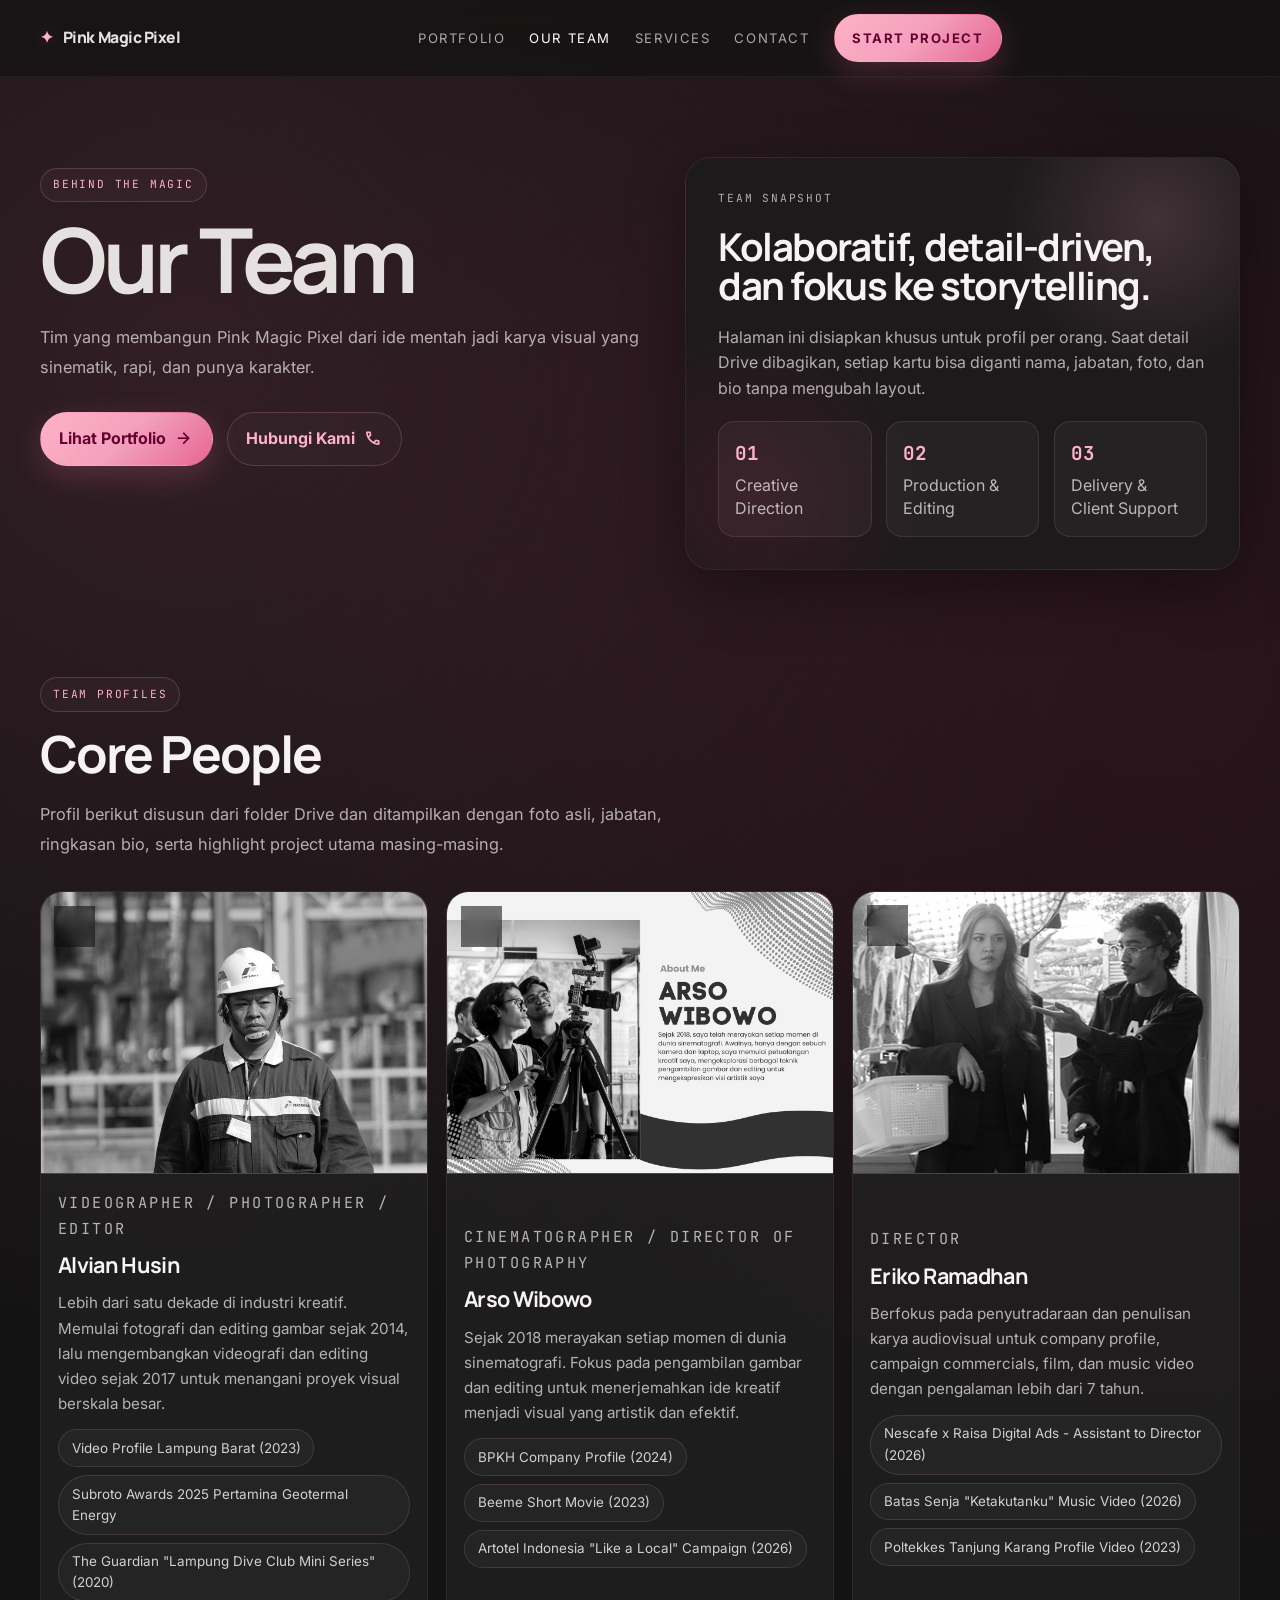
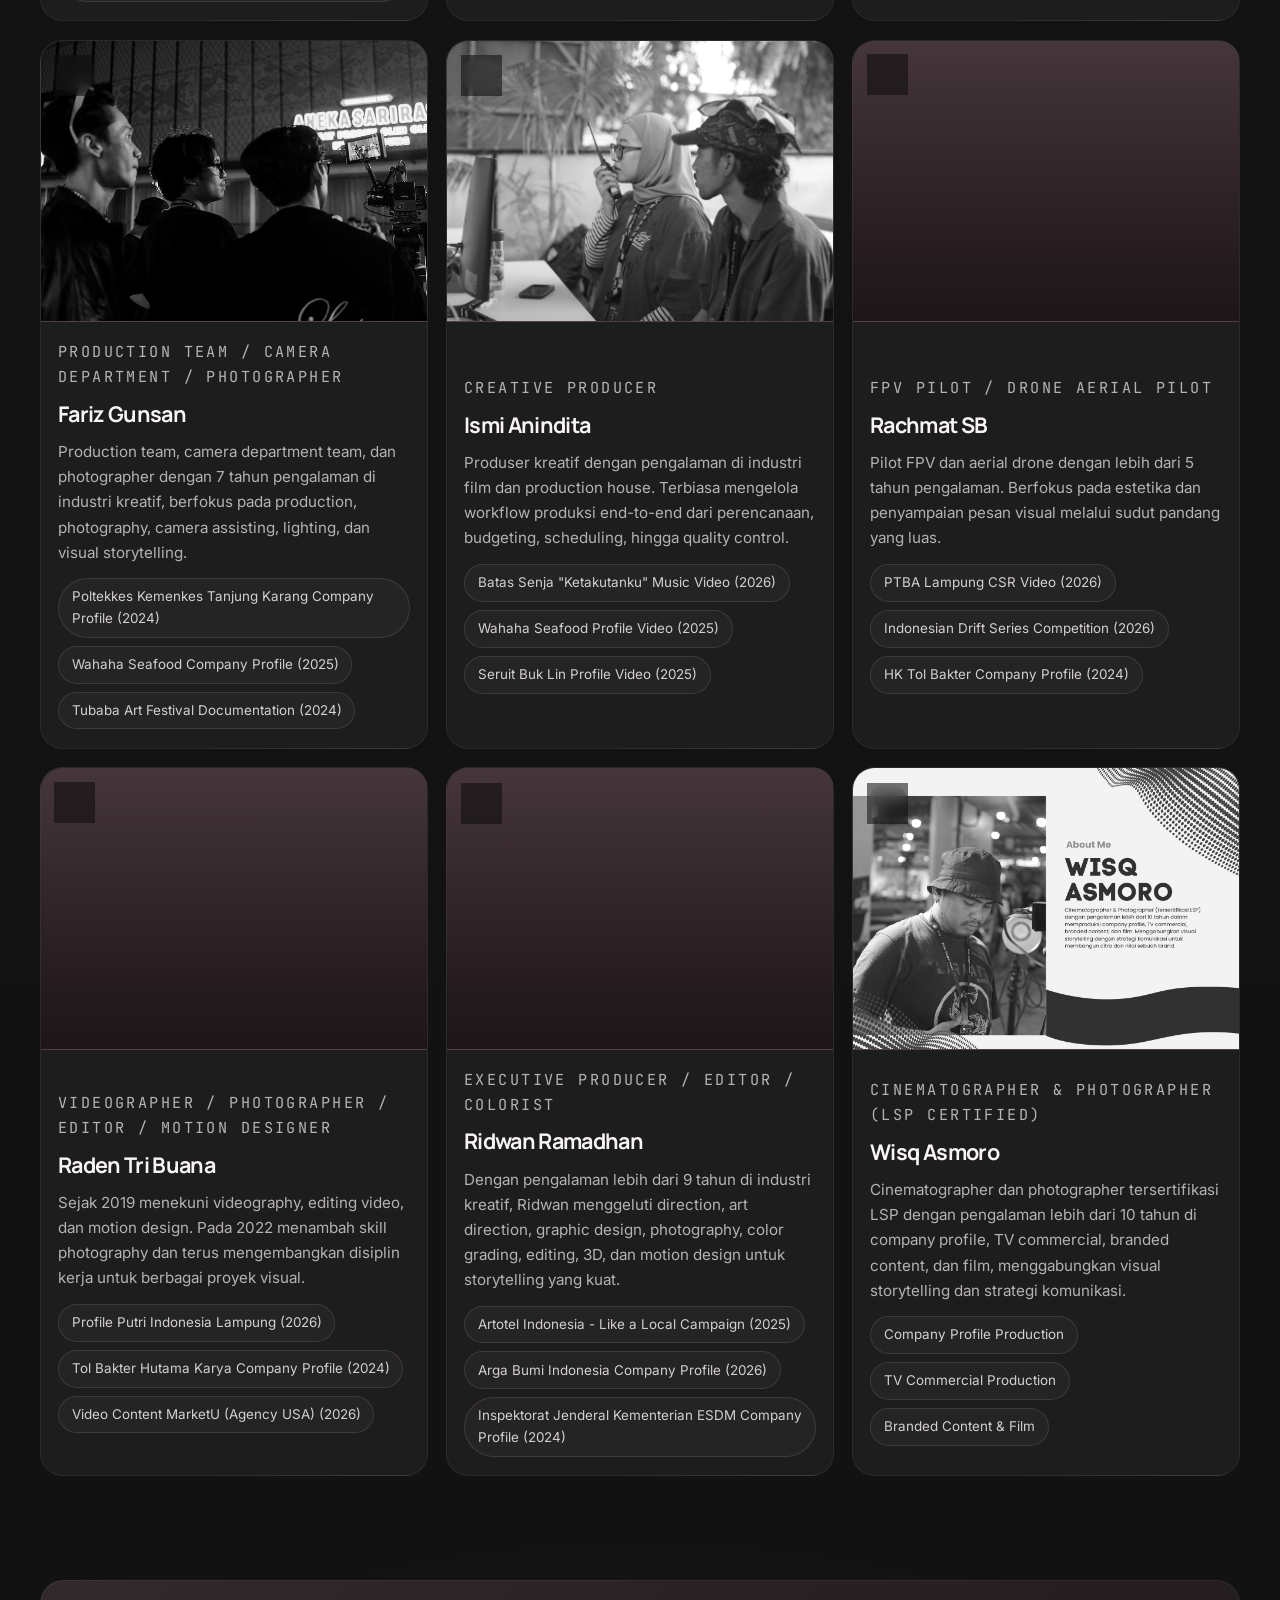
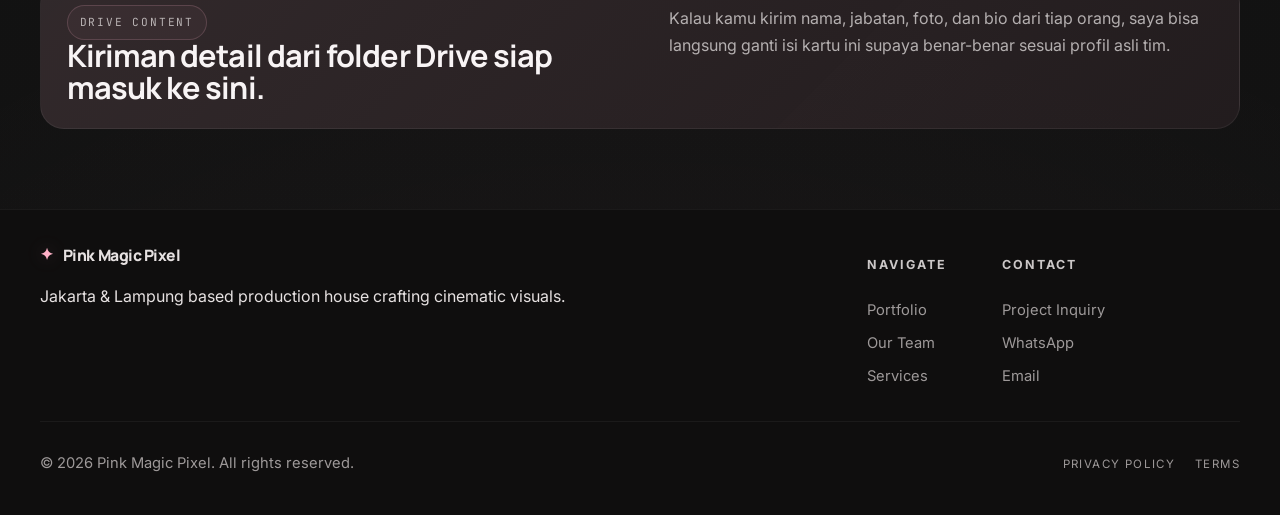
<file: team.html>
<!DOCTYPE html>
<html lang="id">
  <head>
    <meta charset="UTF-8" />
    <meta name="viewport" content="width=device-width, initial-scale=1.0" />
    <meta
      name="description"
      content="Profil tim Pink Magic Pixel, rumah produksi sinematik dari Jakarta dan Lampung."
    />
    <title>Pink Magic Pixel | Our Team</title>
    <link rel="preconnect" href="https://fonts.googleapis.com" />
    <link rel="preconnect" href="https://fonts.gstatic.com" crossorigin />
    <link
      href="https://fonts.googleapis.com/css2?family=Inter:wght@400;500;600;700&family=JetBrains+Mono:wght@500;600&family=Manrope:wght@500;600;700;800&family=Material+Symbols+Outlined:wght@100..700&display=swap"
      rel="stylesheet"
    />
    <link rel="stylesheet" href="styles.css?v=9" />
  </head>
  <body class="team-page">
    <a class="skip-link" href="#content">Skip to content</a>

    <header class="site-header" id="top">
      <div class="shell header-shell">
        <a class="brand" href="index.html" aria-label="Pink Magic Pixel home">
          <span class="brand-mark" aria-hidden="true">✦</span>
          <span class="brand-name">Pink Magic Pixel</span>
        </a>

        <nav class="site-nav" aria-label="Primary">
          <a href="index.html#portfolio">Portfolio</a>
          <a href="team.html" aria-current="page">Our Team</a>
          <a href="index.html#services">Services</a>
          <a href="index.html#contact">Contact</a>
          <a class="button button-primary button-small" href="index.html#contact">Start Project</a>
        </nav>

        <button
          class="menu-toggle"
          type="button"
          aria-expanded="false"
          aria-controls="mobile-menu"
          aria-label="Toggle menu"
        >
          <span></span>
          <span></span>
          <span></span>
        </button>
      </div>

      <div class="mobile-menu" id="mobile-menu" hidden>
        <a href="index.html#portfolio">Portfolio</a>
        <a href="team.html" aria-current="page">Our Team</a>
        <a href="index.html#services">Services</a>
        <a href="index.html#contact">Contact</a>
        <a class="button button-primary" href="index.html#contact">Start Project</a>
      </div>
    </header>

    <main id="content">
      <section class="section team-hero">
        <div class="shell team-hero-layout">
          <div class="team-hero-copy reveal">
            <p class="eyebrow">Behind the magic</p>
            <h1>Our Team</h1>
            <p class="hero-intro">
              Tim yang membangun Pink Magic Pixel dari ide mentah jadi karya visual
              yang sinematik, rapi, dan punya karakter.
            </p>
            <div class="hero-actions">
              <a class="button button-primary" href="index.html#portfolio">
                Lihat Portfolio
                <span class="material-symbols-outlined" aria-hidden="true">arrow_forward</span>
              </a>
              <a class="button button-secondary" href="index.html#contact">
                Hubungi Kami
                <span class="material-symbols-outlined" aria-hidden="true">call</span>
              </a>
            </div>
          </div>

          <div class="team-hero-panel reveal">
            <div class="team-hero-panel-inner">
              <p class="tag">Team Snapshot</p>
              <h2>Kolaboratif, detail-driven, dan fokus ke storytelling.</h2>
              <p>
                Halaman ini disiapkan khusus untuk profil per orang. Saat detail Drive
                dibagikan, setiap kartu bisa diganti nama, jabatan, foto, dan bio
                tanpa mengubah layout.
              </p>

              <div class="team-hero-metrics">
                <article>
                  <strong>01</strong>
                  <span>Creative Direction</span>
                </article>
                <article>
                  <strong>02</strong>
                  <span>Production & Editing</span>
                </article>
                <article>
                  <strong>03</strong>
                  <span>Delivery & Client Support</span>
                </article>
              </div>
            </div>
          </div>
        </div>
      </section>

      <section class="section section-spaced team-section">
        <div class="shell">
          <div class="section-heading reveal">
            <div>
              <p class="eyebrow">Team Profiles</p>
              <h2>Core People</h2>
              <p class="section-intro">
                Profil berikut disusun dari folder Drive dan ditampilkan dengan foto
                asli, jabatan, ringkasan bio, serta highlight project utama masing-masing.
              </p>
            </div>
          </div>

          <div class="team-grid" data-team-grid>
            <article class="team-card">
              <div class="team-card-portrait">
                <img src="assets/team/alvian-husin.jpg" alt="Alvian Husin portrait" loading="lazy" />
                <span class="team-card-index">01</span>
              </div>
              <div class="team-card-body">
                <p class="tag">Videographer / Photographer / Editor</p>
                <h3>Alvian Husin</h3>
                <p>
                  Lebih dari satu dekade di industri kreatif. Memulai fotografi dan
                  editing gambar sejak 2014, lalu mengembangkan videografi dan
                  editing video sejak 2017 untuk menangani proyek visual berskala besar.
                </p>
                <ul class="team-points">
                  <li>Video Profile Lampung Barat (2023)</li>
                  <li>Subroto Awards 2025 Pertamina Geotermal Energy</li>
                  <li>The Guardian "Lampung Dive Club Mini Series" (2020)</li>
                </ul>
              </div>
            </article>

            <article class="team-card">
              <div class="team-card-portrait">
                <img src="assets/team/arso-wibowo.jpg" alt="Arso Wibowo portrait" loading="lazy" />
                <span class="team-card-index">02</span>
              </div>
              <div class="team-card-body">
                <p class="tag">Cinematographer / Director of Photography</p>
                <h3>Arso Wibowo</h3>
                <p>
                  Sejak 2018 merayakan setiap momen di dunia sinematografi. Fokus pada
                  pengambilan gambar dan editing untuk menerjemahkan ide kreatif
                  menjadi visual yang artistik dan efektif.
                </p>
                <ul class="team-points">
                  <li>BPKH Company Profile (2024)</li>
                  <li>Beeme Short Movie (2023)</li>
                  <li>Artotel Indonesia "Like a Local" Campaign (2026)</li>
                </ul>
              </div>
            </article>

            <article class="team-card">
              <div class="team-card-portrait">
                <img src="assets/team/eriko-ramadhan.jpg" alt="Eriko Ramadhan portrait" loading="lazy" />
                <span class="team-card-index">03</span>
              </div>
              <div class="team-card-body">
                <p class="tag">Director</p>
                <h3>Eriko Ramadhan</h3>
                <p>
                  Berfokus pada penyutradaraan dan penulisan karya audiovisual untuk
                  company profile, campaign commercials, film, dan music video dengan
                  pengalaman lebih dari 7 tahun.
                </p>
                <ul class="team-points">
                  <li>Nescafe x Raisa Digital Ads - Assistant to Director (2026)</li>
                  <li>Batas Senja "Ketakutanku" Music Video (2026)</li>
                  <li>Poltekkes Tanjung Karang Profile Video (2023)</li>
                </ul>
              </div>
            </article>

            <article class="team-card">
              <div class="team-card-portrait">
                <img src="assets/team/fariz-gunsan.jpg" alt="Fariz Gunsan portrait" loading="lazy" />
                <span class="team-card-index">04</span>
              </div>
              <div class="team-card-body">
                <p class="tag">Production Team / Camera Department / Photographer</p>
                <h3>Fariz Gunsan</h3>
                <p>
                  Production team, camera department team, dan photographer dengan 7
                  tahun pengalaman di industri kreatif, berfokus pada production,
                  photography, camera assisting, lighting, dan visual storytelling.
                </p>
                <ul class="team-points">
                  <li>Poltekkes Kemenkes Tanjung Karang Company Profile (2024)</li>
                  <li>Wahaha Seafood Company Profile (2025)</li>
                  <li>Tubaba Art Festival Documentation (2024)</li>
                </ul>
              </div>
            </article>

            <article class="team-card">
              <div class="team-card-portrait">
                <img src="assets/team/ismi-anindita.jpg" alt="Ismi Anindita portrait" loading="lazy" />
                <span class="team-card-index">05</span>
              </div>
              <div class="team-card-body">
                <p class="tag">Creative Producer</p>
                <h3>Ismi Anindita</h3>
                <p>
                  Produser kreatif dengan pengalaman di industri film dan production
                  house. Terbiasa mengelola workflow produksi end-to-end dari
                  perencanaan, budgeting, scheduling, hingga quality control.
                </p>
                <ul class="team-points">
                  <li>Batas Senja "Ketakutanku" Music Video (2026)</li>
                  <li>Wahaha Seafood Profile Video (2025)</li>
                  <li>Seruit Buk Lin Profile Video (2025)</li>
                </ul>
              </div>
            </article>

            <article class="team-card">
              <div class="team-card-portrait">
                <img src="assets/team/rachmat-sb.jpg" alt="Rachmat SB portrait" loading="lazy" />
                <span class="team-card-index">06</span>
              </div>
              <div class="team-card-body">
                <p class="tag">FPV Pilot / Drone Aerial Pilot</p>
                <h3>Rachmat SB</h3>
                <p>
                  Pilot FPV dan aerial drone dengan lebih dari 5 tahun pengalaman.
                  Berfokus pada estetika dan penyampaian pesan visual melalui sudut
                  pandang yang luas.
                </p>
                <ul class="team-points">
                  <li>PTBA Lampung CSR Video (2026)</li>
                  <li>Indonesian Drift Series Competition (2026)</li>
                  <li>HK Tol Bakter Company Profile (2024)</li>
                </ul>
              </div>
            </article>

            <article class="team-card">
              <div class="team-card-portrait">
                <img src="assets/team/raden-tri-buana.jpg" alt="Raden Tri Buana portrait" loading="lazy" />
                <span class="team-card-index">07</span>
              </div>
              <div class="team-card-body">
                <p class="tag">Videographer / Photographer / Editor / Motion Designer</p>
                <h3>Raden Tri Buana</h3>
                <p>
                  Sejak 2019 menekuni videography, editing video, dan motion design.
                  Pada 2022 menambah skill photography dan terus mengembangkan
                  disiplin kerja untuk berbagai proyek visual.
                </p>
                <ul class="team-points">
                  <li>Profile Putri Indonesia Lampung (2026)</li>
                  <li>Tol Bakter Hutama Karya Company Profile (2024)</li>
                  <li>Video Content MarketU (Agency USA) (2026)</li>
                </ul>
              </div>
            </article>

            <article class="team-card">
              <div class="team-card-portrait">
                <img src="assets/team/ridwan-ramadhan.jpg" alt="Ridwan Ramadhan portrait" loading="lazy" />
                <span class="team-card-index">08</span>
              </div>
              <div class="team-card-body">
                <p class="tag">Executive Producer / Editor / Colorist</p>
                <h3>Ridwan Ramadhan</h3>
                <p>
                  Dengan pengalaman lebih dari 9 tahun di industri kreatif, Ridwan
                  menggeluti direction, art direction, graphic design, photography,
                  color grading, editing, 3D, dan motion design untuk storytelling
                  yang kuat.
                </p>
                <ul class="team-points">
                  <li>Artotel Indonesia - Like a Local Campaign (2025)</li>
                  <li>Arga Bumi Indonesia Company Profile (2026)</li>
                  <li>Inspektorat Jenderal Kementerian ESDM Company Profile (2024)</li>
                </ul>
              </div>
            </article>

            <article class="team-card">
              <div class="team-card-portrait">
                <img src="assets/team/wisq-asmoro.jpg" alt="Wisq Asmoro portrait" loading="lazy" />
                <span class="team-card-index">09</span>
              </div>
              <div class="team-card-body">
                <p class="tag">Cinematographer &amp; Photographer (LSP Certified)</p>
                <h3>Wisq Asmoro</h3>
                <p>
                  Cinematographer dan photographer tersertifikasi LSP dengan
                  pengalaman lebih dari 10 tahun di company profile, TV commercial,
                  branded content, dan film, menggabungkan visual storytelling dan
                  strategi komunikasi.
                </p>
                <ul class="team-points">
                  <li>Company Profile Production</li>
                  <li>TV Commercial Production</li>
                  <li>Branded Content &amp; Film</li>
                </ul>
              </div>
            </article>
          </div>
        </div>
      </section>

      <section class="section team-note">
        <div class="shell">
          <div class="team-note-panel reveal">
            <div>
              <p class="eyebrow">Drive Content</p>
              <h2>Kiriman detail dari folder Drive siap masuk ke sini.</h2>
            </div>
            <p>
              Kalau kamu kirim nama, jabatan, foto, dan bio dari tiap orang, saya bisa
              langsung ganti isi kartu ini supaya benar-benar sesuai profil asli tim.
            </p>
          </div>
        </div>
      </section>
    </main>

    <footer class="site-footer">
      <div class="shell footer-shell">
        <div>
          <a class="brand" href="index.html" aria-label="Pink Magic Pixel home">
            <span class="brand-mark" aria-hidden="true">✦</span>
            <span class="brand-name">Pink Magic Pixel</span>
          </a>
          <p>Jakarta & Lampung based production house crafting cinematic visuals.</p>
        </div>

        <div class="footer-links">
          <div>
            <h3>Navigate</h3>
            <a href="index.html#portfolio">Portfolio</a>
            <a href="team.html">Our Team</a>
            <a href="index.html#services">Services</a>
          </div>
          <div>
            <h3>Contact</h3>
            <a href="index.html#contact">Project Inquiry</a>
            <a href="index.html#contact">WhatsApp</a>
            <a href="index.html#contact">Email</a>
          </div>
        </div>
      </div>

      <div class="shell footer-meta">
        <p>&copy; <span id="year"></span> Pink Magic Pixel. All rights reserved.</p>
        <div class="footer-legal">
          <a href="index.html#top">Privacy Policy</a>
          <a href="index.html#top">Terms</a>
        </div>
      </div>
    </footer>

    <script src="script.js?v=9"></script>
  </body>
</html>
</file>
<file: styles.css>
:root {
  --bg: #121212;
  --bg-alt: #171616;
  --surface: rgba(32, 31, 31, 0.72);
  --surface-strong: #1c1b1b;
  --surface-soft: #201f1f;
  --surface-card: rgba(43, 42, 42, 0.72);
  --text: #e6e1e1;
  --muted: #dcbfc6;
  --faint: rgba(230, 225, 225, 0.1);
  --line: rgba(255, 255, 255, 0.08);
  --outline: #564147;
  --pink: #ffb1c7;
  --pink-strong: #e66592;
  --berry: #851c41;
  --pink-deep: #a63360;
  --on-pink: #650031;
  --shadow: 0 18px 60px rgba(0, 0, 0, 0.35);
  --shell: min(1200px, calc(100vw - 2rem));
  --radius-xl: 1.5rem;
  --radius-lg: 1rem;
  --radius-md: 0.75rem;
  --radius-sm: 0.5rem;
}

*,
*::before,
*::after {
  box-sizing: border-box;
}

html {
  scroll-behavior: smooth;
}

body {
  margin: 0;
  min-height: 100vh;
  background:
    radial-gradient(circle at 15% 10%, rgba(230, 101, 146, 0.14), transparent 28%),
    radial-gradient(circle at 90% 18%, rgba(133, 28, 65, 0.2), transparent 28%),
    radial-gradient(circle at 50% 120%, rgba(255, 177, 199, 0.08), transparent 30%),
    linear-gradient(180deg, #141313 0%, #121212 100%);
  color: var(--text);
  font-family: "Inter", system-ui, -apple-system, BlinkMacSystemFont, "Segoe UI", sans-serif;
  line-height: 1.6;
  text-rendering: optimizeLegibility;
  -webkit-font-smoothing: antialiased;
}

body.showreel-modal-open {
  overflow: hidden;
}

img,
svg {
  display: block;
  max-width: 100%;
}

a {
  color: inherit;
  text-decoration: none;
}

button,
a {
  -webkit-tap-highlight-color: transparent;
}

button,
input,
textarea {
  font: inherit;
}

.skip-link {
  position: absolute;
  left: 1rem;
  top: -4rem;
  z-index: 1000;
  padding: 0.75rem 1rem;
  border-radius: 999px;
  background: var(--pink);
  color: var(--on-pink);
  font-weight: 700;
  transition: top 0.2s ease;
}

.skip-link:focus {
  top: 1rem;
}

.shell {
  width: var(--shell);
  margin: 0 auto;
}

.section {
  padding: 5rem 0;
}

.section-spaced {
  padding-top: 2rem;
}

.section-services {
  background: linear-gradient(180deg, rgba(15, 14, 14, 0.7), rgba(15, 14, 14, 0.9));
}

.section-contact {
  padding-bottom: 6rem;
}

.site-header {
  position: sticky;
  top: 0;
  z-index: 50;
  backdrop-filter: blur(22px);
  background: rgba(20, 19, 19, 0.76);
  border-bottom: 1px solid rgba(255, 255, 255, 0.05);
}

.header-shell {
  display: grid;
  grid-template-columns: auto 1fr auto;
  align-items: center;
  min-height: 4.75rem;
  gap: 1rem;
}

.brand {
  display: inline-flex;
  align-items: center;
  gap: 0.65rem;
  font-family: "Manrope", sans-serif;
  font-weight: 800;
  letter-spacing: -0.03em;
  justify-self: start;
}

.brand-mark {
  color: var(--pink);
  text-shadow: 0 0 18px rgba(255, 177, 199, 0.25);
}

.brand-name {
  font-size: 0.98rem;
}

.site-nav {
  display: flex;
  align-items: center;
  gap: 1.5rem;
  font-size: 0.82rem;
  letter-spacing: 0.12em;
  text-transform: uppercase;
  color: rgba(230, 225, 225, 0.72);
  justify-self: center;
  justify-content: center;
  width: max-content;
}

.site-nav a:not(.button):hover,
.footer-links a:hover,
.footer-legal a:hover {
  color: var(--pink);
}

.site-nav a[aria-current="page"],
.mobile-menu a[aria-current="page"] {
  color: #fff;
}

.menu-toggle {
  display: none;
  width: 2.75rem;
  height: 2.75rem;
  border: 1px solid rgba(255, 255, 255, 0.08);
  border-radius: 999px;
  background: rgba(255, 255, 255, 0.03);
  color: var(--text);
  padding: 0;
  cursor: pointer;
  justify-self: end;
}

.menu-toggle span {
  display: block;
  width: 1rem;
  height: 2px;
  margin: 0.18rem auto;
  border-radius: 999px;
  background: currentColor;
}

.mobile-menu {
  display: none;
  padding: 0 1rem 1rem;
  border-top: 1px solid rgba(255, 255, 255, 0.05);
}

.mobile-menu[hidden] {
  display: none !important;
}

.mobile-menu a {
  display: flex;
  align-items: center;
  justify-content: center;
  width: 100%;
  margin-top: 0.75rem;
}

.hero {
  min-height: calc(100vh - 4.75rem);
  display: flex;
  align-items: center;
  position: relative;
  overflow: clip;
}

.hero::before,
.hero::after {
  content: "";
  position: absolute;
  inset: auto;
  border-radius: 999px;
  pointer-events: none;
}

.hero::before {
  width: 24rem;
  height: 24rem;
  left: -10rem;
  top: 5rem;
  background: radial-gradient(circle, rgba(255, 177, 199, 0.11), transparent 68%);
  filter: blur(14px);
}

.hero::after {
  width: 20rem;
  height: 20rem;
  right: -8rem;
  bottom: 1rem;
  background: radial-gradient(circle, rgba(230, 101, 146, 0.16), transparent 68%);
  filter: blur(12px);
}

.hero-layout {
  display: grid;
  grid-template-columns: minmax(0, 1.1fr) minmax(340px, 0.9fr);
  gap: 3rem;
  align-items: center;
  position: relative;
  z-index: 1;
  padding: 3rem 0 4rem;
}

.hero-layout-center {
  grid-template-columns: minmax(0, 1fr);
  justify-items: center;
  text-align: center;
}

.reveal {
  transition: opacity 700ms ease, transform 700ms ease;
}

.js .reveal {
  opacity: 0;
  transform: translateY(2rem);
}

.js .reveal.is-visible {
  opacity: 1;
  transform: none;
}

.eyebrow,
.pill,
.tag {
  display: inline-flex;
  align-items: center;
  width: fit-content;
  font-family: "JetBrains Mono", monospace;
  font-size: 0.7rem;
  letter-spacing: 0.16em;
  text-transform: uppercase;
  color: var(--pink);
}

.eyebrow {
  margin-bottom: 1rem;
  padding: 0.45rem 0.75rem;
  border: 1px solid rgba(255, 177, 199, 0.18);
  border-radius: 999px;
  background: rgba(255, 177, 199, 0.04);
}

.hero-copy h1,
.section-heading h2,
.contact-copy h2 {
  margin: 0;
  font-family: "Manrope", sans-serif;
  letter-spacing: -0.04em;
  line-height: 0.98;
  color: #f7f3f3;
}

.hero-copy h1 {
  font-size: clamp(3rem, 6vw, 5.75rem);
  max-width: 10ch;
}

.hero-layout-center .hero-copy h1 {
  margin-inline: auto;
}

.hero-accent {
  display: inline-block;
  color: var(--pink);
}

.hero-intro,
.section-intro,
.contact-copy .section-intro {
  max-width: 42rem;
  margin: 1.4rem 0 0;
  color: rgba(230, 225, 225, 0.75);
  font-size: 1.02rem;
  line-height: 1.8;
}

.hero-layout-center .hero-intro {
  margin-inline: auto;
}

.hero-actions,
.contact-actions {
  display: flex;
  flex-wrap: wrap;
  gap: 0.9rem;
  margin-top: 1.9rem;
}

.hero-layout-center .hero-actions {
  justify-content: center;
}

.button {
  display: inline-flex;
  align-items: center;
  justify-content: center;
  gap: 0.55rem;
  min-height: 3rem;
  padding: 0.8rem 1.15rem;
  border-radius: 999px;
  border: 1px solid transparent;
  font-weight: 700;
  transition: transform 180ms ease, box-shadow 180ms ease, background-color 180ms ease, border-color 180ms ease;
}

.button:hover {
  transform: translateY(-1px);
  box-shadow: 0 0 24px rgba(255, 177, 199, 0.12);
}

.button:focus-visible,
.menu-toggle:focus-visible,
.site-nav a:focus-visible,
.mobile-menu a:focus-visible,
.footer-links a:focus-visible,
.footer-legal a:focus-visible {
  outline: 2px solid var(--pink);
  outline-offset: 3px;
}

.button-primary {
  background: linear-gradient(135deg, #ffb1c7 0%, #f3a0bc 50%, #e66592 100%);
  color: var(--on-pink);
  box-shadow: 0 10px 30px rgba(230, 101, 146, 0.24);
}

.button-secondary,
.button-ghost {
  color: var(--pink);
  background: rgba(255, 255, 255, 0.02);
  border-color: rgba(255, 177, 199, 0.2);
}

.button-small {
  min-height: 2.5rem;
  padding-inline: 1.1rem;
}

.material-symbols-outlined {
  font-variation-settings: "FILL" 0, "wght" 500, "GRAD" 0, "opsz" 24;
  font-size: 1.1rem;
  line-height: 1;
}

.hero-visual {
  position: relative;
}

.visual-frame {
  position: relative;
  aspect-ratio: 4 / 3;
  border-radius: 1.4rem;
  display: flex;
  padding: 1.15rem;
  overflow: clip;
  background:
    radial-gradient(circle at 50% 0%, rgba(255, 177, 199, 0.16), transparent 24%),
    linear-gradient(180deg, rgba(33, 30, 30, 0.96), rgba(17, 16, 16, 0.98));
  border: 1px solid rgba(255, 255, 255, 0.06);
  box-shadow: var(--shadow);
}

.hero-showreel-panel {
  min-height: 100%;
}

.hero-showreel {
  position: relative;
  z-index: 1;
  display: flex;
  flex: 1;
  flex-direction: column;
  min-width: 0;
}

.hero-showreel-head,
.hero-showreel-footer {
  display: flex;
  align-items: center;
  justify-content: space-between;
  gap: 1rem;
}

.hero-showreel-head {
  margin-bottom: 1rem;
}

.hero-showreel-footer {
  margin-top: 1rem;
  align-items: flex-end;
}

.hero-showreel-counter {
  margin: 0.45rem 0 0;
  color: rgba(230, 225, 225, 0.74);
  font-size: 0.82rem;
  letter-spacing: 0.08em;
}

.hero-showreel-play {
  display: inline-flex;
  align-items: center;
  gap: 0.55rem;
  min-height: 2.8rem;
  padding: 0.75rem 1rem;
  border-radius: 999px;
  border: 1px solid rgba(255, 177, 199, 0.18);
  background: rgba(255, 255, 255, 0.04);
  color: #f6edf0;
  font-weight: 700;
}

.hero-showreel-stage {
  position: relative;
  flex: 1;
  min-height: 0;
  perspective: 1200px;
}

.hero-showreel-slide {
  position: absolute;
  inset: 0;
  display: flex;
  align-items: stretch;
  justify-content: stretch;
  padding: 0;
  border: 0;
  border-radius: 1.3rem;
  overflow: hidden;
  cursor: pointer;
  text-align: left;
  background: rgba(10, 9, 10, 0.95);
  box-shadow:
    0 1px 0 rgba(255, 255, 255, 0.04) inset,
    0 18px 32px rgba(0, 0, 0, 0.18);
  transition:
    transform 500ms ease,
    opacity 500ms ease,
    filter 500ms ease;
}

.hero-showreel-slide img {
  width: 100%;
  height: 100%;
  object-fit: cover;
  transform: scale(1.04);
  filter: saturate(1.06) contrast(1.04);
}

.hero-showreel-slide::after {
  content: "";
  position: absolute;
  inset: 0;
  background:
    linear-gradient(180deg, rgba(18, 12, 16, 0.08) 0%, rgba(18, 12, 16, 0.24) 36%, rgba(8, 7, 9, 0.84) 100%),
    radial-gradient(circle at 50% 10%, rgba(255, 177, 199, 0.16), transparent 40%);
}

.hero-showreel-overlay {
  position: absolute;
  inset: 0;
  z-index: 1;
  display: flex;
  flex-direction: column;
  justify-content: space-between;
  padding: 1rem;
  background: linear-gradient(180deg, rgba(8, 7, 9, 0.16), rgba(8, 7, 9, 0.12));
}

.hero-showreel-meta {
  max-width: min(18rem, 82%);
}

.hero-showreel-meta .tag {
  margin-bottom: 0.65rem;
}

.hero-showreel-meta h3 {
  margin: 0;
  color: #f8f4f5;
  font-family: "Manrope", sans-serif;
  font-size: clamp(1.1rem, 2vw, 1.5rem);
  line-height: 1.05;
  letter-spacing: -0.03em;
}

.hero-showreel-meta p {
  margin: 0.65rem 0 0;
  color: rgba(246, 239, 241, 0.78);
  font-size: 0.92rem;
  line-height: 1.6;
}

.hero-showreel-index {
  align-self: flex-end;
  display: inline-flex;
  align-items: center;
  justify-content: center;
  min-width: 2.75rem;
  min-height: 2.75rem;
  padding: 0.45rem 0.65rem;
  border-radius: 999px;
  border: 1px solid rgba(255, 177, 199, 0.22);
  background: rgba(255, 255, 255, 0.08);
  color: #f8f4f5;
  font-family: "JetBrains Mono", monospace;
  font-size: 0.82rem;
  letter-spacing: 0.12em;
}

.hero-showreel-slide-current {
  z-index: 3;
  transform: translate3d(0, 0, 0) scale(1);
  opacity: 1;
}

.hero-showreel-slide-prev {
  z-index: 2;
  transform: translate3d(-12%, 4%, -120px) scale(0.88);
  opacity: 0.4;
  filter: blur(0.25px) saturate(0.85);
}

.hero-showreel-slide-next {
  z-index: 1;
  transform: translate3d(12%, 4%, -120px) scale(0.88);
  opacity: 0.4;
  filter: blur(0.25px) saturate(0.85);
}

.hero-showreel-slide:hover,
.hero-showreel-slide:focus-visible {
  opacity: 1;
  filter: saturate(1.04);
}

.hero-showreel-slide:focus-visible,
.hero-showreel-play:focus-visible,
.hero-showreel-dot:focus-visible {
  outline: 2px solid var(--pink);
  outline-offset: 3px;
}

.hero-showreel-caption {
  margin: 0;
  max-width: 28ch;
  color: rgba(230, 225, 225, 0.74);
  font-size: 0.9rem;
  line-height: 1.55;
}

.hero-showreel-dots {
  display: flex;
  flex-wrap: wrap;
  justify-content: flex-end;
  gap: 0.45rem;
}

.hero-showreel-dot {
  width: 0.55rem;
  height: 0.55rem;
  padding: 0;
  border-radius: 999px;
  border: 0;
  background: rgba(255, 177, 199, 0.2);
  transition: width 180ms ease, background-color 180ms ease, transform 180ms ease;
}

.hero-showreel-dot[aria-selected="true"] {
  width: 1.4rem;
  background: linear-gradient(135deg, #ffb1c7 0%, #f3a0bc 50%, #e66592 100%);
}

.hero-showreel-dot:hover {
  transform: translateY(-1px);
}

.team-page .hero {
  min-height: auto;
}

.team-hero {
  padding-top: 5rem;
}

.team-hero-layout {
  display: grid;
  grid-template-columns: minmax(0, 1.05fr) minmax(320px, 0.95fr);
  gap: 2rem;
  align-items: stretch;
}

.team-hero-copy h1 {
  margin: 0;
  font-family: "Manrope", sans-serif;
  font-size: clamp(3.1rem, 7vw, 6rem);
  line-height: 0.92;
  letter-spacing: -0.05em;
}

.team-hero-panel {
  position: relative;
  overflow: clip;
  border-radius: 1.6rem;
  background:
    radial-gradient(circle at 85% 15%, rgba(255, 177, 199, 0.16), transparent 26%),
    radial-gradient(circle at 12% 82%, rgba(133, 28, 65, 0.22), transparent 28%),
    rgba(29, 27, 28, 0.9);
  border: 1px solid rgba(255, 255, 255, 0.06);
  box-shadow: var(--shadow);
}

.team-hero-panel-inner {
  position: relative;
  z-index: 1;
  display: grid;
  gap: 1.2rem;
  height: 100%;
  padding: 2rem;
}

.team-hero-panel-inner h2 {
  margin: 0;
  font-family: "Manrope", sans-serif;
  font-size: clamp(1.8rem, 3vw, 2.8rem);
  line-height: 1.02;
  letter-spacing: -0.04em;
  color: #f7f3f3;
}

.team-hero-panel-inner p {
  margin: 0;
  color: rgba(230, 225, 225, 0.74);
}

.team-hero-metrics {
  display: grid;
  grid-template-columns: repeat(3, minmax(0, 1fr));
  gap: 0.9rem;
  margin-top: auto;
}

.team-hero-metrics article {
  padding: 1rem;
  border-radius: 1rem;
  background: rgba(255, 255, 255, 0.04);
  border: 1px solid rgba(255, 177, 199, 0.12);
}

.team-hero-metrics strong {
  display: block;
  margin-bottom: 0.35rem;
  font-family: "JetBrains Mono", monospace;
  font-size: 1.2rem;
  color: var(--pink);
}

.team-hero-metrics span {
  display: block;
  color: rgba(230, 225, 225, 0.78);
  line-height: 1.45;
}

.team-section {
  padding-top: 1rem;
}

.team-grid {
  display: grid;
  grid-template-columns: repeat(3, minmax(0, 1fr));
  gap: 1.15rem;
}

.team-card {
  display: grid;
  grid-template-columns: minmax(0, 1fr);
  gap: 0;
  align-items: start;
  padding: 0;
  border-radius: 1.4rem;
  background:
    radial-gradient(circle at 100% 0%, rgba(255, 177, 199, 0.12), transparent 28%),
    rgba(32, 31, 31, 0.88);
  border: 1px solid rgba(255, 255, 255, 0.06);
  overflow: clip;
}

.team-card-portrait {
  position: relative;
  height: clamp(16rem, 22vw, 20.5rem);
  overflow: clip;
  background:
    linear-gradient(180deg, rgba(255, 177, 199, 0.16), rgba(230, 101, 146, 0.06)),
    linear-gradient(180deg, #241f23, #151214);
  border-bottom: 1px solid rgba(255, 255, 255, 0.06);
}

.team-card-slides {
  position: absolute;
  inset: 0;
}

.team-card-photo {
  position: absolute;
  inset: 0;
  width: 100%;
  height: 100%;
  object-fit: cover;
  object-position: center center;
  filter: grayscale(1) contrast(1.02) saturate(0.9);
  transform: scale(1.02);
  opacity: 0;
  transition: opacity 320ms ease, transform 320ms ease;
}

.team-card-portrait img {
  width: 100%;
  height: 100%;
  object-fit: cover;
  object-position: center center;
  filter: grayscale(1) contrast(1.02) saturate(0.9);
  transform: scale(1.02);
}

.team-card-photo.is-active {
  opacity: 1;
  transform: scale(1.04);
}

.team-card-portrait .team-card-photo.is-active {
  z-index: 1;
}

.team-card-portrait::after {
  content: "";
  position: absolute;
  inset: 0;
  background: linear-gradient(180deg, rgba(17, 15, 16, 0.02), rgba(17, 15, 16, 0.24));
}

.team-card-index {
  position: absolute;
  left: 0.9rem;
  top: 0.9rem;
  z-index: 2;
  display: grid;
  place-items: center;
  min-width: 2.5rem;
  min-height: 2.5rem;
  padding: 0.3rem 0.55rem;
  border-radius: 50%;
  color: #f6edf0;
  font-family: "JetBrains Mono", monospace;
  font-size: 0.82rem;
  letter-spacing: 0.14em;
  background: rgba(14, 13, 14, 0.56);
  border: 1px solid rgba(255, 177, 199, 0.18);
  backdrop-filter: blur(8px);
}

.team-card-body {
  display: grid;
  gap: 0.85rem;
  padding: 1.05rem 1.05rem 1.15rem;
  min-width: 0;
}

.team-card-body h3 {
  margin: 0;
  color: #f8f4f5;
  font-family: "Manrope", sans-serif;
  font-size: 1.35rem;
  line-height: 1.05;
  letter-spacing: -0.03em;
}

.team-card-body p {
  margin: 0;
  color: rgba(230, 225, 225, 0.76);
  line-height: 1.65;
  font-size: 0.95rem;
}

.team-points {
  display: flex;
  flex-wrap: wrap;
  gap: 0.5rem;
  padding: 0;
  margin: 0;
  list-style: none;
}

.team-points li {
  padding: 0.45rem 0.8rem;
  border-radius: 999px;
  border: 1px solid rgba(255, 177, 199, 0.14);
  background: rgba(255, 255, 255, 0.03);
  color: rgba(246, 239, 241, 0.84);
  font-size: 0.84rem;
}

.team-note {
  padding-top: 1.5rem;
}

.team-note-panel {
  display: flex;
  align-items: flex-start;
  justify-content: space-between;
  gap: 2rem;
  padding: 1.5rem 1.6rem;
  border-radius: 1.5rem;
  background:
    linear-gradient(135deg, rgba(255, 177, 199, 0.1), rgba(230, 101, 146, 0.04)),
    rgba(28, 27, 27, 0.9);
  border: 1px solid rgba(255, 255, 255, 0.06);
}

.team-note-panel h2 {
  margin: 0;
  color: #f8f4f5;
  font-family: "Manrope", sans-serif;
  font-size: clamp(1.4rem, 2.4vw, 2rem);
  line-height: 1.04;
  letter-spacing: -0.03em;
}

.team-note-panel p {
  max-width: 34rem;
  margin: 0;
  color: rgba(230, 225, 225, 0.74);
  line-height: 1.7;
}

.visual-glow {
  position: absolute;
  border-radius: 999px;
  filter: blur(48px);
  pointer-events: none;
}

.visual-glow-a {
  width: 18rem;
  height: 18rem;
  left: -4rem;
  top: -4rem;
  background: rgba(230, 101, 146, 0.2);
}

.visual-glow-b {
  width: 16rem;
  height: 16rem;
  right: -4rem;
  bottom: -5rem;
  background: rgba(133, 28, 65, 0.28);
}

.car-scene {
  position: absolute;
  inset: 0;
}

.car-scene.compact {
  inset: 1rem;
  transform: scale(0.9);
}

.floor-reflection {
  position: absolute;
  left: 50%;
  bottom: 2.2rem;
  width: 84%;
  height: 1.1rem;
  transform: translateX(-50%);
  background: linear-gradient(90deg, transparent, rgba(255, 177, 199, 0.45), transparent);
  filter: blur(8px);
  opacity: 0.8;
}

.car-body {
  position: absolute;
  left: 50%;
  bottom: 3rem;
  width: min(86%, 29rem);
  height: 11rem;
  transform: translateX(-50%);
  background:
    linear-gradient(180deg, rgba(255, 255, 255, 0.08), transparent 18%),
    linear-gradient(180deg, #35263a 0%, #17131a 55%, #09070b 100%);
  clip-path: polygon(8% 63%, 14% 43%, 28% 28%, 40% 17%, 58% 13%, 72% 22%, 80% 23%, 88% 39%, 93% 51%, 96% 62%, 96% 73%, 90% 76%, 14% 76%, 8% 73%);
  border: 1px solid rgba(255, 177, 199, 0.12);
  box-shadow:
    0 0 0 1px rgba(255, 177, 199, 0.08) inset,
    0 24px 44px rgba(0, 0, 0, 0.25);
}

.car-body::before,
.car-body::after {
  content: "";
  position: absolute;
  left: 10%;
  right: 10%;
  height: 1px;
  background: linear-gradient(90deg, transparent, rgba(255, 177, 199, 0.5), transparent);
}

.car-body::before {
  top: 29%;
}

.car-body::after {
  bottom: 16%;
}

.car-window {
  position: absolute;
  left: 34%;
  top: 20%;
  width: 17%;
  height: 18%;
  transform: skewX(-16deg);
  border-radius: 60% 20% 14% 16%;
  background: linear-gradient(160deg, rgba(255, 177, 199, 0.2), rgba(255, 255, 255, 0.02));
  border: 1px solid rgba(255, 177, 199, 0.15);
}

.car-window-secondary {
  left: 53%;
  width: 15%;
  opacity: 0.8;
}

.car-roof {
  position: absolute;
  left: 30%;
  top: 7%;
  width: 31%;
  height: 14%;
  background: linear-gradient(180deg, rgba(255, 177, 199, 0.18), rgba(255, 177, 199, 0.04));
  clip-path: polygon(0 100%, 12% 14%, 58% 0, 100% 22%, 100% 100%);
}

.car-hood {
  position: absolute;
  left: 17%;
  top: 34%;
  width: 56%;
  height: 14%;
  background: linear-gradient(90deg, rgba(230, 101, 146, 0.08), rgba(255, 255, 255, 0.04), rgba(230, 101, 146, 0.08));
  clip-path: polygon(0 100%, 9% 28%, 30% 8%, 76% 0, 100% 56%, 76% 100%);
}

.car-accent {
  position: absolute;
  left: 20%;
  right: 16%;
  bottom: 24%;
  height: 0.35rem;
  border-radius: 999px;
  background: linear-gradient(90deg, transparent, rgba(255, 177, 199, 0.9), rgba(230, 101, 146, 0.4), transparent);
  box-shadow: 0 0 18px rgba(255, 177, 199, 0.35);
}

.car-wheel {
  position: absolute;
  bottom: -1%;
  width: 19%;
  aspect-ratio: 1;
  border-radius: 50%;
  background:
    radial-gradient(circle at center, rgba(255, 177, 199, 0.18) 0 8%, transparent 8% 19%, rgba(255, 177, 199, 0.14) 19% 25%, transparent 25% 100%),
    radial-gradient(circle at center, rgba(0, 0, 0, 0.9) 0 47%, rgba(255, 177, 199, 0.28) 47% 50%, rgba(255, 255, 255, 0.08) 50% 56%, rgba(0, 0, 0, 0.9) 56% 100%);
  box-shadow: 0 0 0 1px rgba(255, 177, 199, 0.18) inset;
}

.car-wheel.left {
  left: 18%;
}

.car-wheel.right {
  right: 17%;
}

.car-headlight {
  position: absolute;
  bottom: 26%;
  width: 10%;
  height: 6%;
  border-radius: 999px;
  background: linear-gradient(90deg, rgba(255, 177, 199, 0.15), rgba(255, 177, 199, 0.88));
  box-shadow: 0 0 14px rgba(255, 177, 199, 0.5);
}

.car-headlight.left {
  left: 13%;
}

.car-headlight.right {
  right: 14%;
}

.play-badge {
  position: absolute;
  left: 50%;
  top: 50%;
  display: grid;
  place-items: center;
  width: 4.4rem;
  height: 4.4rem;
  transform: translate(-50%, -50%);
  border: 1px solid rgba(255, 255, 255, 0.16);
  border-radius: 999px;
  background: rgba(255, 255, 255, 0.09);
  color: #fff;
  backdrop-filter: blur(14px);
}

.play-badge .material-symbols-outlined {
  font-size: 2rem;
  margin-left: 0.1rem;
}

.section-heading {
  display: flex;
  justify-content: space-between;
  align-items: end;
  gap: 1.5rem;
  margin-bottom: 2rem;
}

.section-heading.center {
  justify-content: center;
  text-align: center;
}

.section-heading h2,
.contact-copy h2 {
  font-size: clamp(2.25rem, 4vw, 4.2rem);
}

.pill {
  padding: 0.45rem 0.9rem;
  border-radius: 999px;
  border: 1px solid rgba(255, 255, 255, 0.09);
  color: rgba(230, 225, 225, 0.82);
  background: rgba(255, 255, 255, 0.03);
}

.portfolio-grid {
  display: grid;
  grid-template-columns: repeat(12, minmax(0, 1fr));
  gap: 1.25rem;
}

.showreel-gallery {
  display: grid;
  gap: 1.25rem;
}

.portfolio-video-grid {
  display: grid;
  grid-template-columns: repeat(3, minmax(0, 1fr));
  gap: 1.25rem;
}

.portfolio-card,
.service-card,
.contact-panel {
  border: 1px solid rgba(255, 255, 255, 0.07);
  background: var(--surface);
  backdrop-filter: blur(22px);
  box-shadow: var(--shadow);
}

.portfolio-card {
  overflow: clip;
  border-radius: 1.5rem;
  min-height: 18rem;
}

.showreel-controls {
  display: grid;
  grid-template-columns: auto minmax(0, 1fr) auto;
  gap: 0.75rem;
  align-items: center;
}

.showreel-counter {
  justify-self: center;
  margin: 0;
  padding: 0.45rem 0.9rem;
  border: 1px solid rgba(255, 255, 255, 0.09);
  border-radius: 999px;
  background: rgba(255, 255, 255, 0.03);
  color: rgba(230, 225, 225, 0.82);
  font-size: 0.85rem;
  letter-spacing: 0.08em;
  text-transform: uppercase;
}

.showreel-intro .section-intro {
  max-width: 48rem;
  margin: 0;
}

.showreel-carousel {
  overflow: hidden;
  border: 1px solid rgba(255, 255, 255, 0.07);
  border-radius: 1.6rem;
  background:
    radial-gradient(circle at top left, rgba(255, 177, 199, 0.1), transparent 36%),
    linear-gradient(180deg, rgba(43, 42, 42, 0.88), rgba(24, 23, 23, 0.86));
  backdrop-filter: blur(22px);
  box-shadow: var(--shadow);
}

.showreel-nav {
  display: inline-grid;
  place-items: center;
  width: 3rem;
  height: 3rem;
  border: 1px solid rgba(255, 255, 255, 0.08);
  border-radius: 999px;
  background: rgba(255, 255, 255, 0.04);
  color: var(--text);
  cursor: pointer;
}

.showreel-nav:hover {
  border-color: rgba(255, 177, 199, 0.22);
  color: var(--pink);
}

.showreel-viewport {
  overflow-x: auto;
  scroll-snap-type: x mandatory;
  scroll-behavior: smooth;
  scrollbar-width: none;
}

.showreel-viewport::-webkit-scrollbar {
  display: none;
}

.showreel-rail {
  display: grid;
  grid-auto-flow: column;
  grid-auto-columns: calc((100% - 2rem) / 3);
  gap: 1rem;
  width: 100%;
  padding: 1rem;
}

.showreel-card {
  position: relative;
  display: grid;
  gap: 0.8rem;
  width: 100%;
  padding: 0;
  border: 1px solid rgba(255, 255, 255, 0.07);
  border-radius: 1.25rem;
  background: rgba(255, 255, 255, 0.03);
  color: inherit;
  cursor: pointer;
  text-align: left;
  overflow: clip;
  scroll-snap-align: start;
}

.showreel-card:hover {
  border-color: rgba(255, 177, 199, 0.18);
  transform: translateY(-1px);
}

.showreel-card.is-active {
  border-color: rgba(255, 177, 199, 0.5);
  box-shadow: 0 0 0 1px rgba(255, 177, 199, 0.12);
}

.showreel-thumb {
  position: relative;
  aspect-ratio: 16 / 9;
  background: linear-gradient(180deg, rgba(18, 17, 17, 0.92), rgba(12, 10, 13, 0.96));
  overflow: clip;
}

.showreel-thumb img {
  position: absolute;
  inset: 0;
  width: 100%;
  height: 100%;
  object-fit: cover;
}

.showreel-play {
  position: absolute;
  inset: 0;
  display: grid;
  place-items: center;
  width: 100%;
  padding: 0;
  border: 0;
  background: transparent;
  color: inherit;
  cursor: pointer;
  z-index: 2;
}

.showreel-play,
.showreel-play * {
  pointer-events: auto;
}

.showreel-play-badge {
  display: inline-flex;
  align-items: center;
  gap: 0.4rem;
  padding: 0.7rem 0.95rem;
  border: 1px solid rgba(255, 255, 255, 0.16);
  border-radius: 999px;
  background: rgba(18, 17, 17, 0.56);
  color: #fff;
  backdrop-filter: blur(14px);
}

.showreel-play-badge .material-symbols-outlined {
  font-size: 1.4rem;
}

.showreel-thumb::after {
  content: "";
  position: absolute;
  inset: 0;
  background:
    linear-gradient(180deg, rgba(18, 17, 17, 0.08), rgba(18, 17, 17, 0.4)),
    radial-gradient(circle at 50% 20%, rgba(255, 177, 199, 0.1), transparent 36%);
  pointer-events: none;
}

.showreel-thumb-badge {
  position: absolute;
  inset: auto auto 0.8rem 0.8rem;
  display: inline-grid;
  place-items: center;
  width: 2.4rem;
  height: 2.4rem;
  border-radius: 999px;
  background: rgba(18, 17, 17, 0.52);
  color: #fff;
  backdrop-filter: blur(14px);
  z-index: 1;
  pointer-events: none;
}

.showreel-card-copy {
  padding: 0 1rem 1rem;
}

.showreel-card-copy h4 {
  margin: 0;
  font-family: "Manrope", sans-serif;
  font-size: 1rem;
  letter-spacing: -0.02em;
}

.showreel-card-copy p {
  margin: 0.35rem 0 0;
  color: rgba(230, 225, 225, 0.72);
  font-size: 0.92rem;
}

.showreel-card.is-playing {
  border-color: rgba(255, 177, 199, 0.42);
}

.showreel-card.is-playing .showreel-thumb::after {
  background:
    linear-gradient(180deg, rgba(18, 17, 17, 0.02), rgba(18, 17, 17, 0.24)),
    radial-gradient(circle at 50% 20%, rgba(255, 177, 199, 0.04), transparent 36%);
}

.showreel-thumb iframe {
  position: absolute;
  inset: 0;
  width: 100%;
  height: 100%;
  border: 0;
  display: block;
}

.showreel-modal {
  position: fixed;
  inset: 0;
  z-index: 90;
  display: grid;
  place-items: center;
  padding: 1rem;
}

.showreel-modal[hidden] {
  display: none !important;
}

.showreel-modal-backdrop {
  position: absolute;
  inset: 0;
  background: rgba(5, 4, 5, 0.7);
  backdrop-filter: blur(18px);
}

.showreel-modal-panel {
  position: relative;
  z-index: 1;
  width: min(1080px, calc(100vw - 1.5rem));
  max-height: min(90vh, 920px);
  display: grid;
  gap: 0.9rem;
  padding: 0.95rem;
  border: 1px solid rgba(255, 255, 255, 0.1);
  border-radius: 2rem;
  background:
    radial-gradient(circle at top left, rgba(255, 177, 199, 0.14), transparent 34%),
    linear-gradient(180deg, rgba(24, 23, 23, 0.98), rgba(16, 15, 15, 0.99));
  box-shadow: 0 26px 90px rgba(0, 0, 0, 0.58);
  animation: modal-pop 180ms ease-out;
  overflow: hidden;
}

.showreel-modal-head {
  display: flex;
  align-items: center;
  justify-content: space-between;
  gap: 1rem;
  padding: 0.4rem 0.4rem 0.25rem;
}

.showreel-modal-head h3 {
  margin: 0.15rem 0 0;
  font-family: "Manrope", sans-serif;
  font-size: clamp(1.2rem, 2vw, 2rem);
  letter-spacing: -0.03em;
}

.showreel-modal-actions {
  display: inline-flex;
  gap: 0.55rem;
  padding: 0.35rem;
  border: 1px solid rgba(255, 255, 255, 0.08);
  border-radius: 999px;
  background: rgba(255, 255, 255, 0.03);
}

.showreel-modal-btn {
  appearance: none;
  display: inline-grid;
  place-items: center;
  width: 2.85rem;
  height: 2.85rem;
  border: 0;
  border-radius: 999px;
  background: rgba(255, 255, 255, 0.05);
  color: var(--text);
  cursor: pointer;
  box-shadow: inset 0 0 0 1px rgba(255, 255, 255, 0.06);
}

.showreel-modal-btn:hover {
  color: var(--pink);
  background: rgba(255, 177, 199, 0.12);
}

.showreel-modal-frame {
  position: relative;
  overflow: clip;
  aspect-ratio: 16 / 9;
  border-radius: 1.35rem;
  background:
    radial-gradient(circle at 50% 20%, rgba(255, 177, 199, 0.08), transparent 32%),
    #0d0c0d;
  border: 1px solid rgba(255, 255, 255, 0.08);
  box-shadow: inset 0 1px 0 rgba(255, 255, 255, 0.04);
}

.showreel-modal-frame iframe {
  width: 100%;
  height: 100%;
  border: 0;
}

.showreel-modal-loading {
  position: absolute;
  inset: 0;
  display: grid;
  place-items: center;
  gap: 0.6rem;
  color: rgba(230, 225, 225, 0.82);
  background:
    radial-gradient(circle at 50% 20%, rgba(255, 177, 199, 0.16), transparent 32%),
    linear-gradient(180deg, rgba(18, 17, 17, 0.94), rgba(13, 12, 13, 0.98));
}

.showreel-modal-loading .material-symbols-outlined {
  font-size: 2.2rem;
  color: var(--pink);
}

.showreel-modal-loading p {
  margin: 0;
  letter-spacing: 0.08em;
  text-transform: uppercase;
  font-size: 0.78rem;
}

@media (max-width: 820px) {
  .showreel-modal-panel {
    width: min(100vw - 1rem, 1080px);
    padding: 0.8rem;
    border-radius: 1.4rem;
  }

  .showreel-modal-head {
    align-items: start;
    flex-direction: column;
  }

  .showreel-modal-actions {
    align-self: flex-end;
  }
}

@keyframes modal-pop {
  from {
    opacity: 0;
    transform: scale(0.985) translateY(0.4rem);
  }

  to {
    opacity: 1;
    transform: none;
  }
}

.services-grid {
  display: grid;
  grid-template-columns: repeat(4, minmax(0, 1fr));
  gap: 1rem;
}

.service-card {
  position: relative;
  overflow: clip;
  padding: 1.5rem;
  border-radius: 1.4rem;
}

.service-card::before {
  content: "";
  position: absolute;
  inset: auto -3rem -3rem auto;
  width: 7rem;
  height: 7rem;
  border-radius: 999px;
  background: radial-gradient(circle, rgba(255, 177, 199, 0.12), transparent 70%);
  filter: blur(12px);
}

.service-icon {
  width: 3rem;
  height: 3rem;
  display: grid;
  place-items: center;
  border-radius: 0.85rem;
  margin-bottom: 2rem;
  color: var(--pink);
  background: rgba(255, 177, 199, 0.08);
  border: 1px solid rgba(255, 177, 199, 0.1);
}

.service-icon .material-symbols-outlined {
  font-size: 1.7rem;
}

.service-card h3 {
  font-size: 1.15rem;
  margin-bottom: 0.8rem;
}

.service-card p {
  line-height: 1.75;
}

.contact-panel {
  position: relative;
  overflow: clip;
  border-radius: 2rem;
  padding: 1.25rem;
  display: grid;
  grid-template-columns: minmax(0, 0.95fr) minmax(0, 1.05fr);
  gap: 1rem;
  background:
    radial-gradient(circle at 85% 18%, rgba(230, 101, 146, 0.14), transparent 26%),
    radial-gradient(circle at 10% 90%, rgba(255, 177, 199, 0.08), transparent 30%),
    rgba(32, 31, 31, 0.88);
}

.contact-panel::before,
.contact-panel::after {
  content: "";
  position: absolute;
  border-radius: 999px;
  filter: blur(50px);
  pointer-events: none;
}

.contact-panel::before {
  width: 18rem;
  height: 18rem;
  right: -5rem;
  bottom: -5rem;
  background: rgba(230, 101, 146, 0.18);
}

.contact-panel::after {
  width: 13rem;
  height: 13rem;
  left: -4rem;
  top: -4rem;
  background: rgba(133, 28, 65, 0.14);
}

.contact-copy {
  position: relative;
  z-index: 1;
  padding: 2rem;
}

.contact-copy h2 {
  max-width: 8ch;
}

.contact-intro {
  max-width: 29rem;
}

.contact-actions .button {
  min-width: 9.6rem;
  justify-content: flex-start;
  padding-inline: 1rem;
}

.contact-list {
  position: relative;
  z-index: 1;
  display: grid;
  gap: 0.85rem;
  align-content: center;
  padding: 1rem 1rem 1rem 0;
}

.contact-item {
  display: flex;
  gap: 1rem;
  align-items: flex-start;
  padding: 1rem 1.1rem;
  border-radius: 1.1rem;
  background: rgba(17, 16, 16, 0.38);
  border: 1px solid rgba(255, 255, 255, 0.05);
}

.contact-icon {
  display: grid;
  place-items: center;
  flex: 0 0 auto;
  width: 2.5rem;
  height: 2.5rem;
  border-radius: 0.85rem;
  color: var(--pink);
  background: rgba(255, 177, 199, 0.08);
}

.contact-icon .material-symbols-outlined {
  font-size: 1.15rem;
}

.site-footer {
  padding: 2rem 0 1.5rem;
  background: #0f0e0e;
  border-top: 1px solid rgba(255, 255, 255, 0.05);
}

.footer-shell,
.footer-meta {
  display: flex;
  justify-content: space-between;
  gap: 2rem;
}

.footer-shell {
  align-items: flex-start;
  padding-bottom: 2rem;
}

.footer-brand {
  max-width: 28rem;
}

.footer-brand .brand {
  margin-bottom: 1rem;
}

.footer-links {
  display: grid;
  grid-template-columns: repeat(3, minmax(0, 1fr));
  gap: 2rem;
}

.footer-links h3 {
  margin-bottom: 0.9rem;
  font-size: 0.78rem;
  letter-spacing: 0.16em;
  text-transform: uppercase;
  color: rgba(230, 225, 225, 0.88);
}

.footer-links a,
.footer-links p,
.footer-meta {
  color: rgba(230, 225, 225, 0.66);
  font-size: 0.92rem;
}

.footer-links div {
  display: grid;
  gap: 0.6rem;
}

.footer-meta {
  align-items: center;
  padding-top: 1rem;
  border-top: 1px solid rgba(255, 255, 255, 0.05);
}

.footer-legal {
  display: flex;
  gap: 1.25rem;
  text-transform: uppercase;
  letter-spacing: 0.12em;
  font-size: 0.72rem;
}

@media (max-width: 1080px) {
  .hero-layout,
  .contact-panel {
    grid-template-columns: 1fr;
  }

  .hero-showreel-panel {
    min-height: 24rem;
  }

  .services-grid {
    grid-template-columns: repeat(2, minmax(0, 1fr));
  }

  .team-hero-layout {
    grid-template-columns: 1fr;
  }

  .team-note-panel {
    flex-direction: column;
  }

  .team-grid {
    grid-template-columns: 1fr;
  }

  .portfolio-feature,
  .portfolio-card:not(.portfolio-feature):not(.portfolio-cta),
  .portfolio-cta {
    grid-column: span 6;
  }
}

@media (max-width: 820px) {
  .site-nav {
    display: none;
  }

  .menu-toggle {
    display: inline-grid;
    place-items: center;
  }

  .mobile-menu {
    display: grid;
  }

  .hero {
    min-height: auto;
  }

  .hero-layout {
    padding-top: 2rem;
    gap: 1.75rem;
  }

  .team-hero {
    padding-top: 3.5rem;
  }

  .team-hero-panel-inner {
    padding: 1.5rem;
  }

  .team-hero-metrics {
    grid-template-columns: 1fr;
  }

  .hero-showreel-head,
  .hero-showreel-footer {
    flex-direction: column;
    align-items: flex-start;
  }

  .hero-showreel-stage {
    min-height: 21rem;
  }

  .hero-showreel-dots {
    justify-content: flex-start;
  }

  .section {
    padding: 4rem 0;
  }

  .section-heading {
    align-items: start;
    flex-direction: column;
  }

  .portfolio-grid {
    grid-template-columns: 1fr;
  }

  .showreel-rail {
    grid-auto-columns: minmax(14rem, 82vw);
  }

  .portfolio-feature,
  .portfolio-card:not(.portfolio-feature):not(.portfolio-cta),
  .portfolio-cta {
    grid-column: auto;
  }

  .services-grid {
    grid-template-columns: 1fr;
  }

  .footer-shell,
  .footer-meta {
    flex-direction: column;
  }

  .footer-links {
    grid-template-columns: 1fr 1fr;
  }
}

@media (max-width: 560px) {
  .shell {
    width: min(100vw - 1.25rem, 1200px);
  }

  .hero-copy h1 {
    max-width: 8ch;
  }

  .team-card {
    grid-template-columns: 1fr;
  }

  .team-card-portrait {
    height: 18rem;
  }

  .hero-showreel-panel {
    min-height: 21rem;
  }

  .hero-showreel-stage {
    min-height: 18rem;
  }

  .button {
    width: 100%;
  }

  .hero-actions,
  .contact-actions {
    flex-direction: column;
  }

  .contact-actions .button {
    min-width: 0;
    justify-content: center;
  }

  .contact-copy,
  .contact-list {
    padding: 0.5rem;
  }

  .footer-links {
    grid-template-columns: 1fr;
  }
}
</file>
